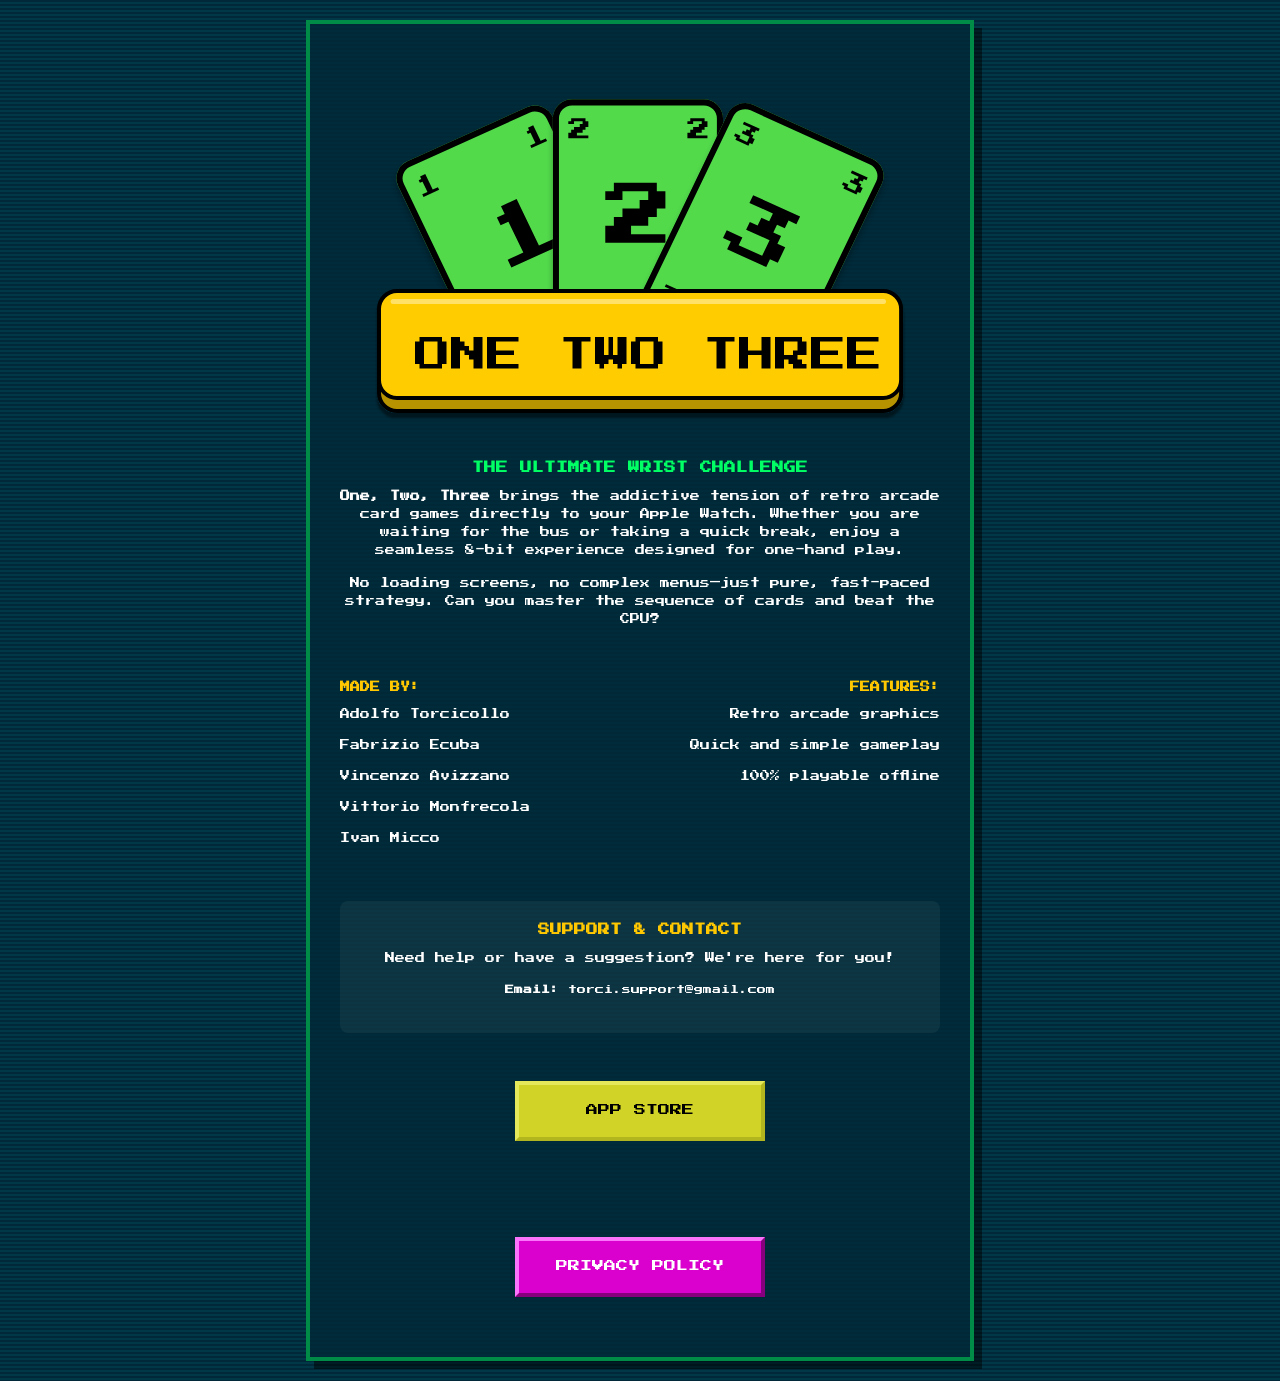
<file: index.html>
<!DOCTYPE html>
<html lang="en">
<head>
    <meta charset="UTF-8">
    <meta name="viewport" content="width=device-width, initial-scale=1.0">
    <title>One, Two, Three - Apple Watch Game</title>
    <link rel="stylesheet" href="style.css">
</head>
<body>

    <div class="container">
        
        <div style="text-align: center; margin-bottom: 30px;">
            <img src="Group 67.svg" alt="One, Two, Three Logo" style="max-width: 100%; height: auto;">
        </div>
        
        <div style="text-align: center; margin-bottom: 40px;">
            <h3 style="color: #00FF64;">THE ULTIMATE WRIST CHALLENGE</h3>
            <p><strong>One, Two, Three</strong> brings the addictive tension of retro arcade card games directly to your Apple Watch. Whether you are waiting for the bus or taking a quick break, enjoy a seamless 8-bit experience designed for one-hand play.</p>
            <p>No loading screens, no complex menus—just pure, fast-paced strategy. Can you master the sequence of cards and beat the CPU?</p>
        </div>

        <div style="display: flex; justify-content: space-between; align-items: flex-start; margin: 40px 0; gap: 20px;">
            
            <div style="flex: 1; text-align: left;">
                <p style="color: #FFC800; font-weight: bold; margin-bottom: 10px;">MADE BY:</p>
                <ul style="list-style-type: none; padding: 0; margin: 0; line-height: 1.6;">
                    <li>Adolfo Torcicollo</li>
                    <li>Fabrizio Ecuba</li>
                    <li>Vincenzo Avizzano</li>
                    <li>Vittorio Monfrecola</li>
                    <li>Ivan Micco</li>
                </ul>
            </div>

            <div style="flex: 1; text-align: right;">
                <p style="color: #FFC800; font-weight: bold; margin-bottom: 10px;">FEATURES:</p>
                <ul style="list-style-type: none; padding: 0; margin: 0; line-height: 1.6;">
                    <li>Retro arcade graphics</li>
                    <li>Quick and simple gameplay</li>
                    <li>100% playable offline</li>
                </ul>
            </div>
            
        </div>

        <div style="margin-top: 30px; background-color: rgba(255, 255, 255, 0.05); padding: 20px; border-radius: 8px; text-align: center;">
            <h3 style="color: #FFC800; margin-top: 0;">SUPPORT & CONTACT</h3>
            <p>Need help or have a suggestion? We're here for you!</p>
            <p style="font-size: 0.9em;">
                <strong>Email:</strong> <a href="mailto:torci.support@gmail.com" style="color: #fff;">torci.support@gmail.com</a>
            </p>
        </div>
        
        <br>

        <div style="text-align: center;">
            <a href="https://apps.apple.com/app/one-two-treee/id6761170895" class="pixel-btn btn-yellow">APP STORE</a>
            <br><br>
            <a href="privacy.html" class="pixel-btn">PRIVACY POLICY</a>
        </div>
        
    </div>

</body>
</html>
</file>
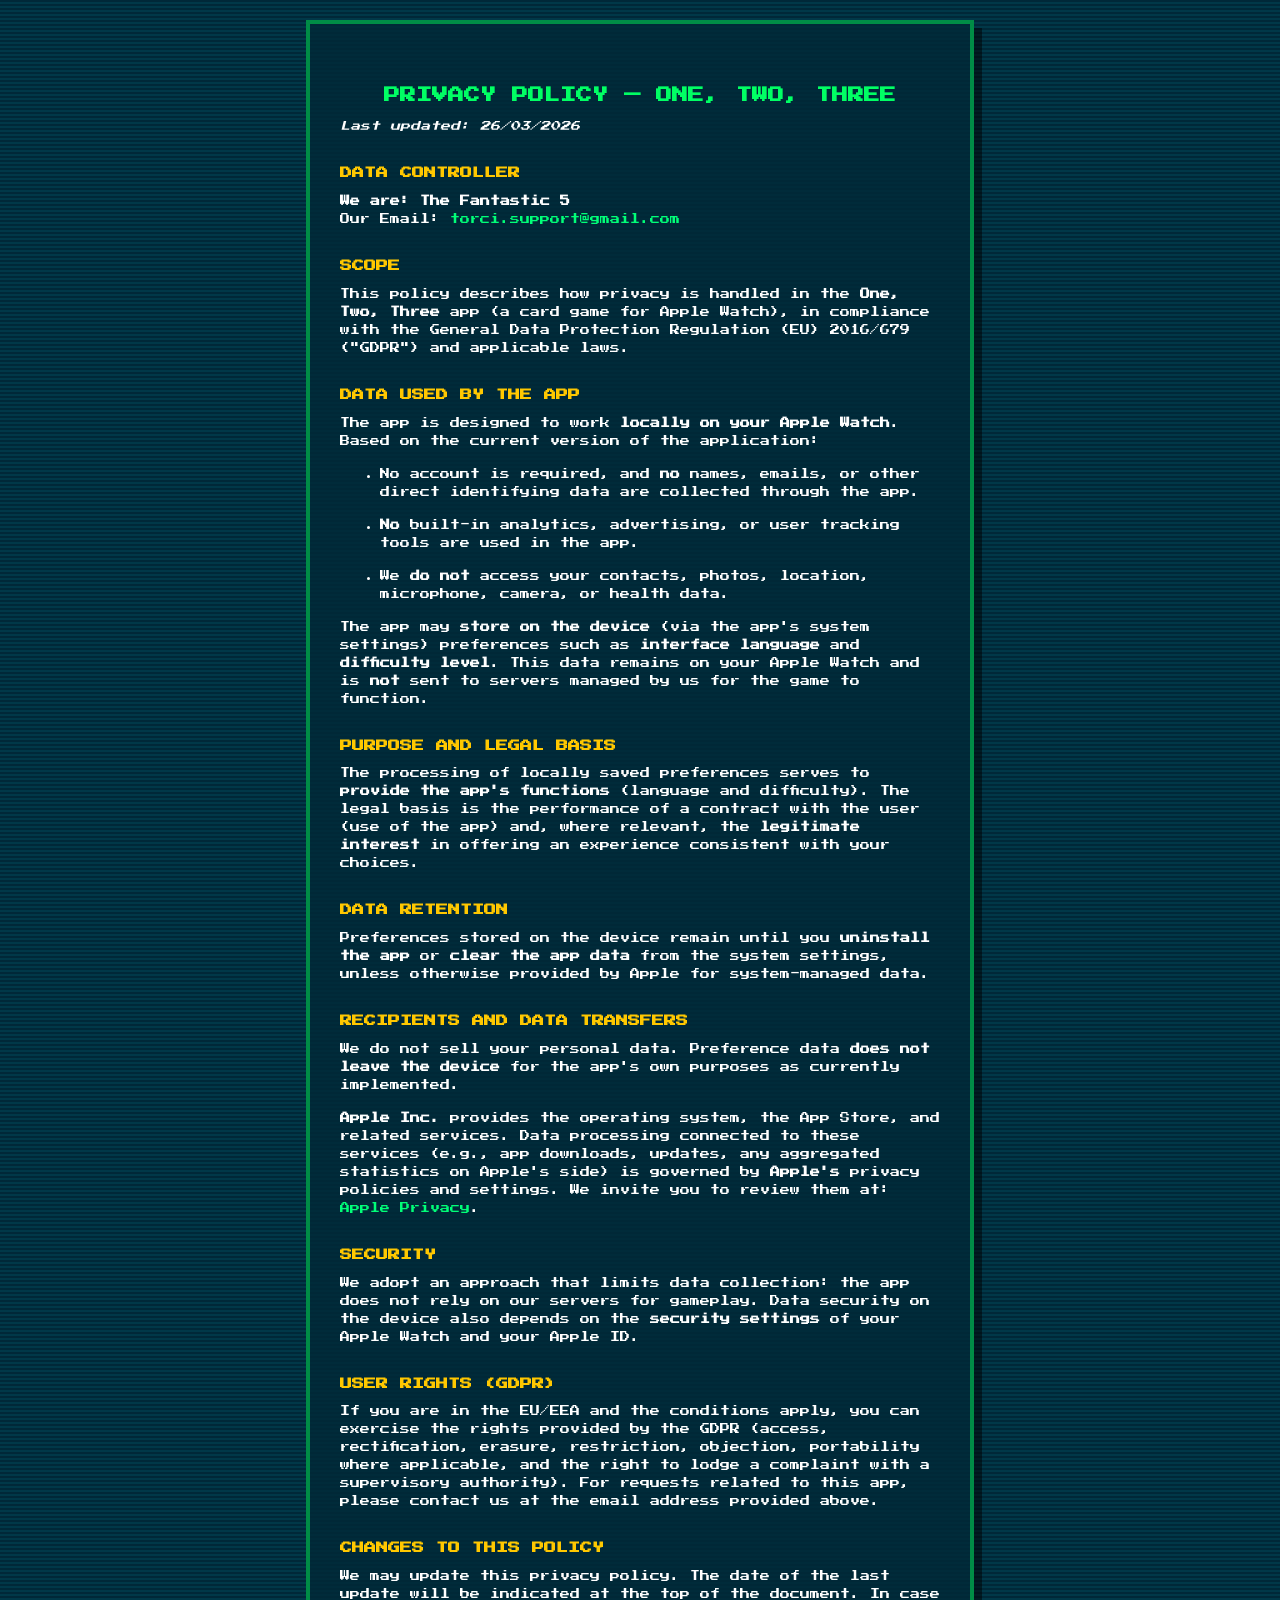
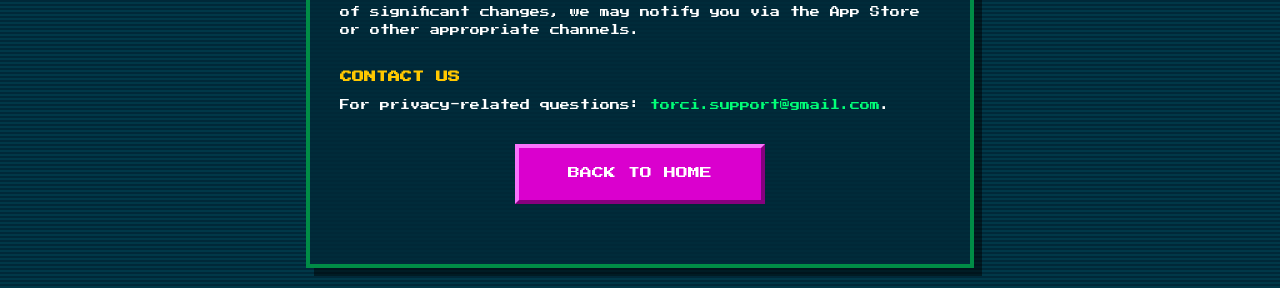
<file: privacy.html>
<!DOCTYPE html>
<html lang="en">
<head>
    <meta charset="UTF-8">
    <meta name="viewport" content="width=device-width, initial-scale=1.0">
    <title>Privacy Policy - One, Two, Three</title>
    <link rel="stylesheet" href="style.css">
</head>
<body>

    <div class="container">

        <h1>Privacy Policy — One, Two, Three</h1>
        <p><em>Last updated: 26/03/2026</em></p>

        <h2>Data Controller</h2>
        <p>
            <strong>We are: The Fantastic 5</strong><br>
            Our Email: <a href="mailto:[torci.support@gmail.com]">torci.support@gmail.com</a>
        </p>

        <h2>Scope</h2>
        <p>This policy describes how privacy is handled in the <strong>One, Two, Three</strong> app (a card game for Apple Watch), in compliance with the General Data Protection Regulation (EU) 2016/679 ("GDPR") and applicable laws.</p>

        <h2>Data used by the app</h2>
        <p>The app is designed to work <strong>locally on your Apple Watch</strong>. Based on the current version of the application:</p>
        <ul>
            <li>No account is required, and <strong>no</strong> names, emails, or other direct identifying data are collected through the app.</li>
            <li><strong>No</strong> built-in analytics, advertising, or user tracking tools are used in the app.</li>
            <li>We <strong>do not</strong> access your contacts, photos, location, microphone, camera, or health data.</li>
        </ul>
        <p>The app may <strong>store on the device</strong> (via the app's system settings) preferences such as <strong>interface language</strong> and <strong>difficulty level</strong>. This data remains on your Apple Watch and is <strong>not</strong> sent to servers managed by us for the game to function.</p>

        <h2>Purpose and legal basis</h2>
        <p>The processing of locally saved preferences serves to <strong>provide the app's functions</strong> (language and difficulty). The legal basis is the performance of a contract with the user (use of the app) and, where relevant, the <strong>legitimate interest</strong> in offering an experience consistent with your choices.</p>

        <h2>Data Retention</h2>
        <p>Preferences stored on the device remain until you <strong>uninstall the app</strong> or <strong>clear the app data</strong> from the system settings, unless otherwise provided by Apple for system-managed data.</p>

        <h2>Recipients and data transfers</h2>
        <p>We do not sell your personal data. Preference data <strong>does not leave the device</strong> for the app's own purposes as currently implemented.</p>
        <p><strong>Apple Inc.</strong> provides the operating system, the App Store, and related services. Data processing connected to these services (e.g., app downloads, updates, any aggregated statistics on Apple's side) is governed by <strong>Apple's</strong> privacy policies and settings. We invite you to review them at: <a href="[https://www.apple.com/legal/privacy/]" target="_blank">Apple Privacy</a>.</p>

        <h2>Security</h2>
        <p>We adopt an approach that limits data collection: the app does not rely on our servers for gameplay. Data security on the device also depends on the <strong>security settings</strong> of your Apple Watch and your Apple ID.</p>

        <h2>User Rights (GDPR)</h2>
        <p>If you are in the EU/EEA and the conditions apply, you can exercise the rights provided by the GDPR (access, rectification, erasure, restriction, objection, portability where applicable, and the right to lodge a complaint with a supervisory authority). For requests related to this app, please contact us at the email address provided above.</p>

        <h2>Changes to this policy</h2>
        <p>We may update this privacy policy. The date of the last update will be indicated at the top of the document. In case of significant changes, we may notify you via the App Store or other appropriate channels.</p>

        <h2>Contact us</h2>
        <p>For privacy-related questions: <a href="mailto:torci.support@gmail.com">torci.support@gmail.com</a>.</p>
        
        <a href="index.html" class="pixel-btn">BACK TO HOME</a>

    </div> 
</body>
</html>
</file>
<file: style.css>
/* Importa il font Press Start 2P da Google Fonts */
@import url('https://fonts.googleapis.com/css2?family=Press+Start+2P&display=swap');

body {
    /* Sfondo a righe orizzontali scanline 2px */
    background: repeating-linear-gradient(
        to bottom,
        #002838,
        #002838 2px,
        #003848 2px,
        #003848 4px
    );
    color: white;
    font-family: 'Press Start 2P', monospace;
    font-size: 10px; /* Dimensioni piccole e compatte */
    line-height: 1.8;
    margin: 0;
    padding: 20px;
}

/* Contenitore centrale per simulare uno schermo stretto (come un Watch o un cabinato) */
.container {
    max-width: 600px;
    margin: 0 auto;
    background-color: rgba(0, 40, 56, 0.8);
    padding: 30px;
    border: 4px solid #008C46; /* Verde scuro per il bordo del contenitore */
    box-shadow: 8px 8px 0px rgba(0, 0, 0, 0.5);
}

h1, h2, h3 {
    text-transform: uppercase;
    margin-top: 30px;
    line-height: 1.4;
}

h1 { 
    font-size: 16px; 
    color: #00FF64; /* Accento verde brillante */
    text-align: center;
}

h2 { 
    font-size: 12px; 
    color: #FFC800; /* Accento giallo/arancio */
}

p, li {
    margin-bottom: 15px;
}

/* Stile per i link di testo normali */
a {
    color: #00FF78;
    text-decoration: none;
}

a:hover {
    color: #B4FFD2;
}

.pixel-btn {
    display: block;
    text-align: center;
    background-color: #DA00CE; /* Magenta primario */
    color: white !important;
    text-transform: uppercase;
    text-decoration: none;
    padding: 15px 20px;
    margin: 30px auto;
    font-size: 12px;
    

    width: 250px; 
    box-sizing: border-box; 
    
    /* Effetto 3D chunk: chiaro sopra/sinistra, scuro sotto/destra */
    border-top: 4px solid #FA73FB;
    border-left: 4px solid #FA73FB;
    border-bottom: 4px solid #86007E;
    border-right: 4px solid #86007E;
    
    /* Nessun raggio di curvatura per mantenere l'aspetto squadrato */
    border-radius: 0; 
}

/* Effetto quando si clicca il bottone (si inverte l'ombra) */
.pixel-btn:active {
    border-top: 4px solid #86007E;
    border-left: 4px solid #86007E;
    border-bottom: 4px solid #FA73FB;
    border-right: 4px solid #FA73FB;
}


/* --- BOTTONI PIXEL 3D --- */
.pixel-btn.btn-yellow {
    background-color: #D1D326; /* Giallo/limone primario */
    color: #000000 !important; /* Testo nero per massimo contrasto sul giallo */

    /* MODIFICHE PER LA LARGHEZZA UGUALE */
    width: 250px; /* Puoi aumentare o diminuire questo numero a piacimento */
    box-sizing: border-box; /* Mantiene perfette le proporzioni coi bordi */
    
    /* Effetto 3D con i gialli della tua palette */
    border-top-color: #E6E85C; /* Giallo highlight (leggermente più chiaro del primario) */
    border-left-color: #E6E85C;
    border-bottom-color: #B3B51F; /* Giallo scuro per l'ombra */
    border-right-color: #B3B51F;
}

/* Effetto quando si clicca il bottone giallo (inversione ombre) */
.pixel-btn.btn-yellow:active {
    border-top-color: #B3B51F;
    border-left-color: #B3B51F;
    border-bottom-color: #E6E85C;
    border-right-color: #E6E85C;
}
</file>
